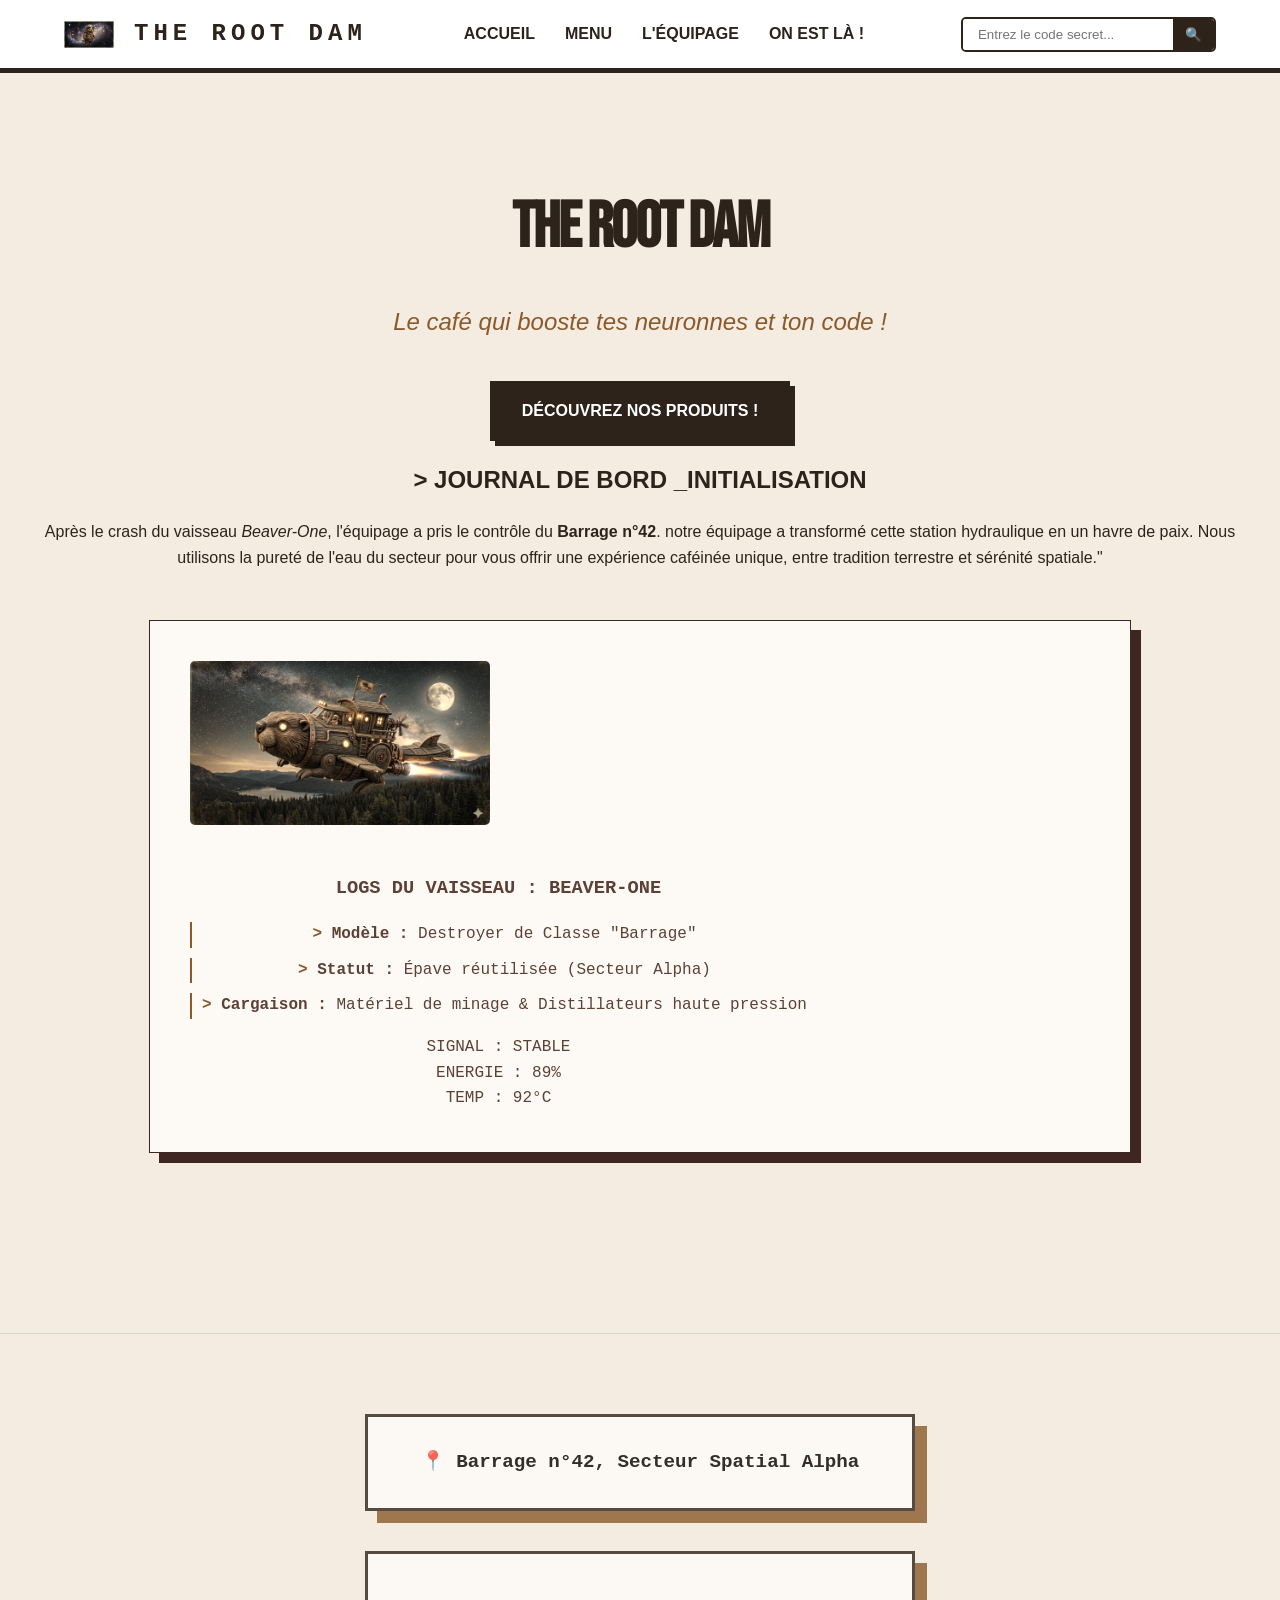
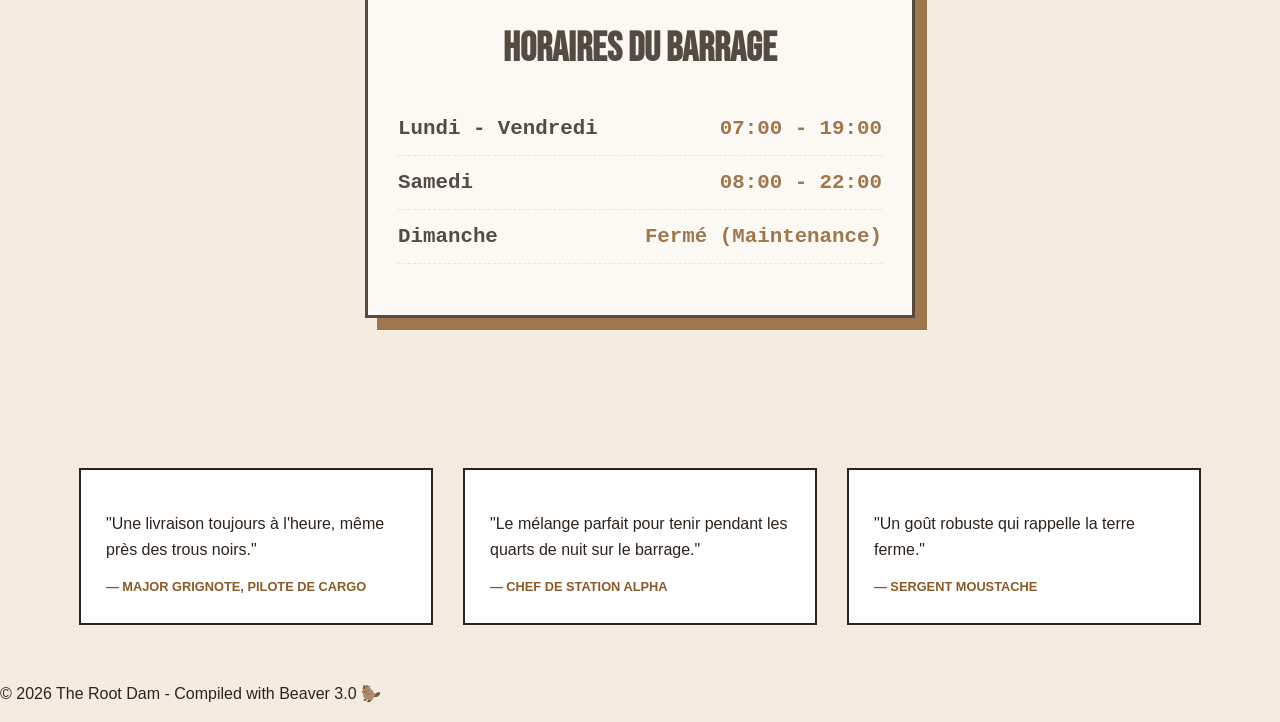
<file: index.html>
<!DOCTYPE html>
<html>

<head>
    <meta name="viewport" content="width=device-width, initial-scale=1.0">
    <title>The Root Dam</title>
    <link href="https://fonts.googleapis.com/css2?family=Bebas+Neue&display=swap" rel="stylesheet">
	<link rel="stylesheet" href="style.css">
</head>

<body>
    <header>
        <nav>
			<div class="brand">
				<img src="assets/Castor_img.1.png.png" alt="logo" width="50">
				<span class="glitch-title" style="font-size: 1.5rem; border: none;">The Root Dam</span>
                    <title>The Root Dam</title>
			</div>
            <ul>
                <li><a href="index.html">Accueil</a></li>
                <li><a href="menu.html">Menu</a></li>
                <li><a href="equipage.html">L'Équipage</a></li>
                <li><a href="contact.html">On est là !</a></li>
            </ul>
			<div class="search-box">
				<input type="text" placeholder="Entrez le code secret..."></input>
				<button type="button">🔍</button>

			</div>
        </nav>
    </header>

    <main>
        <div class="custom-cursor"></div>
        <section class="hero">
            <h1>The Root Dam</h1>
            <p class="tagline">Le café qui booste tes neuronnes et ton code !</p>
			<a href="menu.html" class="btn-main">Découvrez nos produits !</a>
        <div class="terminal-box">
        <h2>> JOURNAL DE BORD _INITIALISATION</h2>
        <p>
            Après le crash du vaisseau <i>Beaver-One</i>, l'équipage a pris le contrôle du 
            <strong>Barrage n°42</strong>. notre équipage a transformé cette station hydraulique 
            en un havre de paix. Nous utilisons la pureté de l'eau du secteur pour vous offrir une 
            expérience caféinée unique, entre tradition terrestre et sérénité spatiale." 
        </p>
        <section class="ship-section">
    <div class="ship-container">
        <img src="assets/vaisseau_castor.png" alt="Le Beaver-One" class="ship-image">
        <div class="ship-specs">
            <h3>LOGS DU VAISSEAU : BEAVER-ONE</h3>
            <ul>
                <li><strong>Modèle :</strong> Destroyer de Classe "Barrage"</li>
                <li><strong>Statut :</strong> Épave réutilisée (Secteur Alpha)</li>
                <li><strong>Cargaison :</strong> Matériel de minage & Distillateurs haute pression</li>
            </ul>
        <div class="status-board">
            <div class="status-item"> SIGNAL : STABLE</div>
            <div class="status-item"> ENERGIE : 89%</div>
            <div class="status-item"> TEMP : 92°C</div>
        </div>
        </div>
    </div>
</section>
        <p class="clandestine-text">
            "> CRITICAL_ERROR: Navire de classe 'Vandale' identifié. Le crash n'était pas un accident. On a saboté les moteurs pour s'installer ici
            , loin des radars. Le barrage refroidit nos serveurs et chauffe nos alambics. Ici, on ne sert pas du café, on sert du carburant 
            pour les rebelles du secteur. 
            Buvez vite, le prochain saut hyperespace est pour bientôt.
        </p>
    </div>
        </section>
		<section class="info-bar">
			<div class="final-dashboard-station">
                <div class="adresse-container"><span class="adresse-terminal"> 📍 Barrage n°42, Secteur Spatial Alpha </span></div>
                <div class="horaires-container">
                    <h2 class="info-normale">Horaires du Barrage</h2>
                    <h2 class="info-secrete">Fenêtres d'Extraction</h2> <ul class="horaires-list">
                        <li><span>Lundi - Vendredi</span> <span>07:00 - 19:00</span></li>
                        <li><span>Samedi</span> <span>08:00 - 22:00</span></li>
                        <li class="dimanche-alerte"><span>Dimanche</span> <span>Fermé (Maintenance)</span></li>
                    </ul>
                </div>
            </div>
		</section>
    </main>
<section class="info-bar clandestine-mode-only" style="display:none;">
    <div> 🛸 Vitesse orbitale : 28,000 km/h </div>
    <div> 🔋 Énergie du Barrage : 84% </div>
    <div> 🍺 Niveau de fermentation : CRITIQUE </div>
</section>
<section class="testimonial-grid">
    <article class="review-card">
        <div class="info-normale">
            <p>"Une livraison toujours à l'heure, même près des trous noirs."</p>
            <span>— Major Grignote, Pilote de Cargo</span>
        </div>
        <div class="info-secrete">
            <p>"J'ai dû larguer la cargaison légale pour faire de la place à ce segfault Fatal. Aucun regret."</p>
            <span>— [SIGNAL BROUILLE]</span>
        </div>
    </article>

    <article class="review-card">
        <div class="info-normale">
            <p>"Le mélange parfait pour tenir pendant les quarts de nuit sur le barrage."</p>
            <span>— Chef de Station Alpha</span>
        </div>
        <div class="info-secrete">
            <p>"Put*** de boisson... j'ai perdu mon vaisseau et je n'ai pas pu rentrer après le !While sober."</p>
            <span>— Unité B-42, Droide de maintenance</span>
        </div>
    </article>

    <article class="review-card">
        <div class="info-normale">
            <p>"Un goût robuste qui rappelle la terre ferme."</p>
            <span>— Sergent Moustache</span>
        </div>
        <div class="info-secrete">
            <p>"Elle est p*** de bonne cette boisson. On dirait du liquide de refroidissement distillé, j'adore."</p>
            <span>— Mercenaire Anonyme</span>
        </div>
    </article>
</section>
    <footer>
        <p>© 2026 The Root Dam - Compiled with Beaver 3.0 🦫</p>
    </footer>
<script src="script.js"></script>
<button class="emergency-exit" onclick="toggleClandestineMode('light')">RETOUR AU JOUR</button>
</body>
</html>
</file>
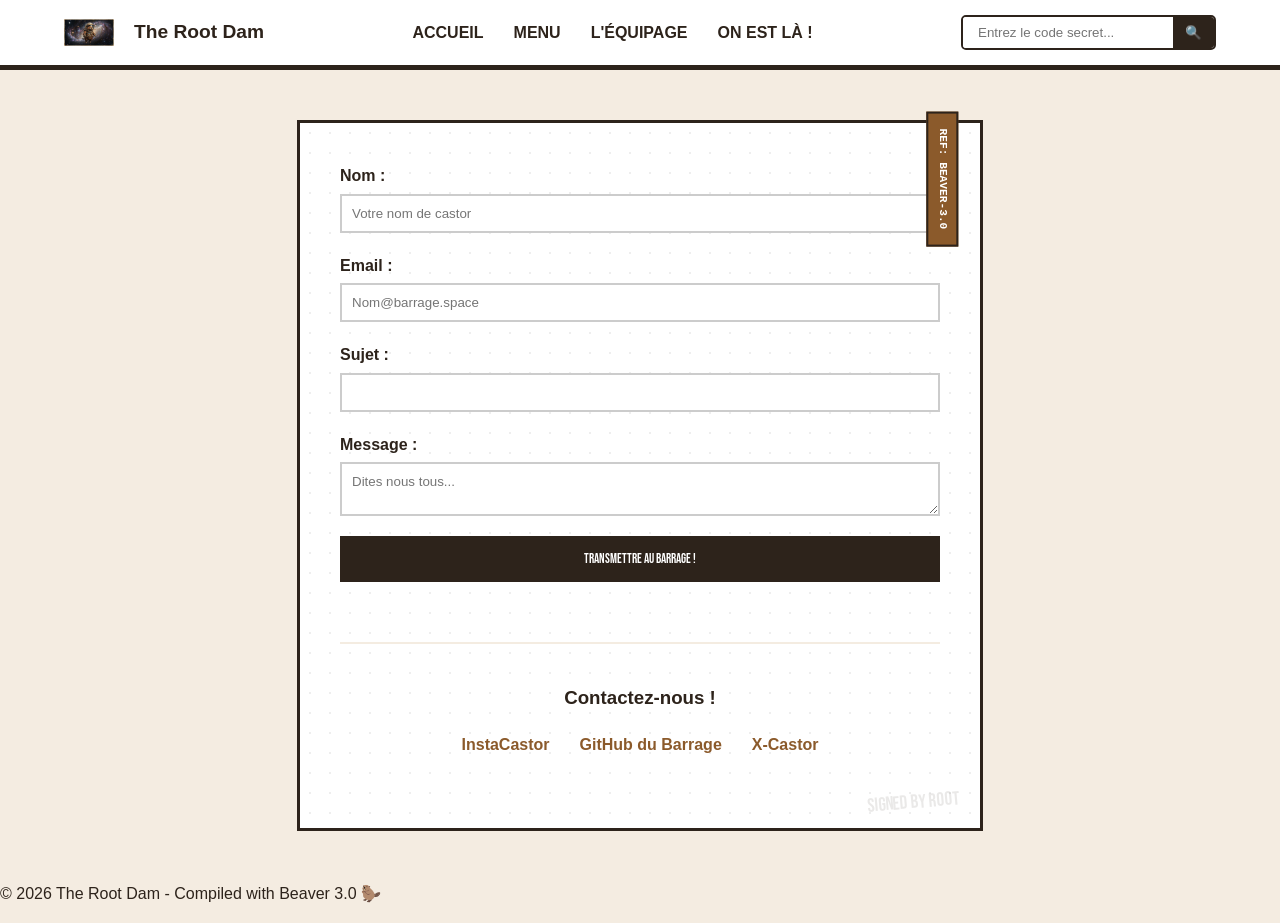
<file: contact.html>
<!DOCTYPE html>
<html>

<head>
	<meta name="viewport" content="width=device-width, initial-scale=1.0">
    <title>The Root Dam</title>
    <link href="https://fonts.googleapis.com/css2?family=Bebas+Neue&display=swap" rel="stylesheet">
	<link rel="stylesheet" href="style.css">
</head>

<body>
    <header>
        <nav>
			<div class="brand">
				<img src="assets/Castor_img.1.png.png" alt="logo" width="50">
				<span> The Root Dam</span>
			</div>
            <ul>
                <li><a href="index.html">Accueil</a></li>
                <li><a href="menu.html">Menu</a></li>
                <li><a href="equipage.html">L'Équipage</a></li>
                <li><a href="contact.html">On est là !</a></li>
            </ul>
			<div class="search-box">
				<input type="text" placeholder="Entrez le code secret..."></input>
				<button type="button">🔍</button>

			</div>
        </nav>
    </header>

    <main>
		<div class="custom-cursor"></div>
        <section class="contact-container">
			<form>
				<div class="form-group">
					<label for="nom">Nom :</label>
					<input type="text" id="nom" name="user_nom" placeholder="Votre nom de castor" required>
				</div>
				<div class="form-group">
					<label for="email">Email :</label>
					<input type="email" id="email" name="user_email" placeholder="Nom@barrage.space" required>
				</div>
				<div class="form-group">
					<label for="sujet">Sujet :</label>
					<input type="text" id="sujet" name="user_message" required>
				</div>
				<div class="form-group">
					<label for="message">Message : </label>
					<textarea id="message" name="user_message" placeholder="Dites nous tous..."  required></textarea>
				</div>
				<div class="form-group">
					<button type="submit">Transmettre au Barrage !</button>
				</div>
			</form>
				<div class="contact-info">
					<h3> Contactez-nous !</h3>
					<ul>
						<li>InstaCastor</li>
						<li>GitHub du Barrage</li>
						<li>X-Castor</li>
					</ul>
				</div>
		</section>

    </main>

    <footer>
        <p>© 2026 The Root Dam - Compiled with Beaver 3.0 🦫</p>
    </footer>
<script src="script.js"></script>
</body>
</html>
</file>
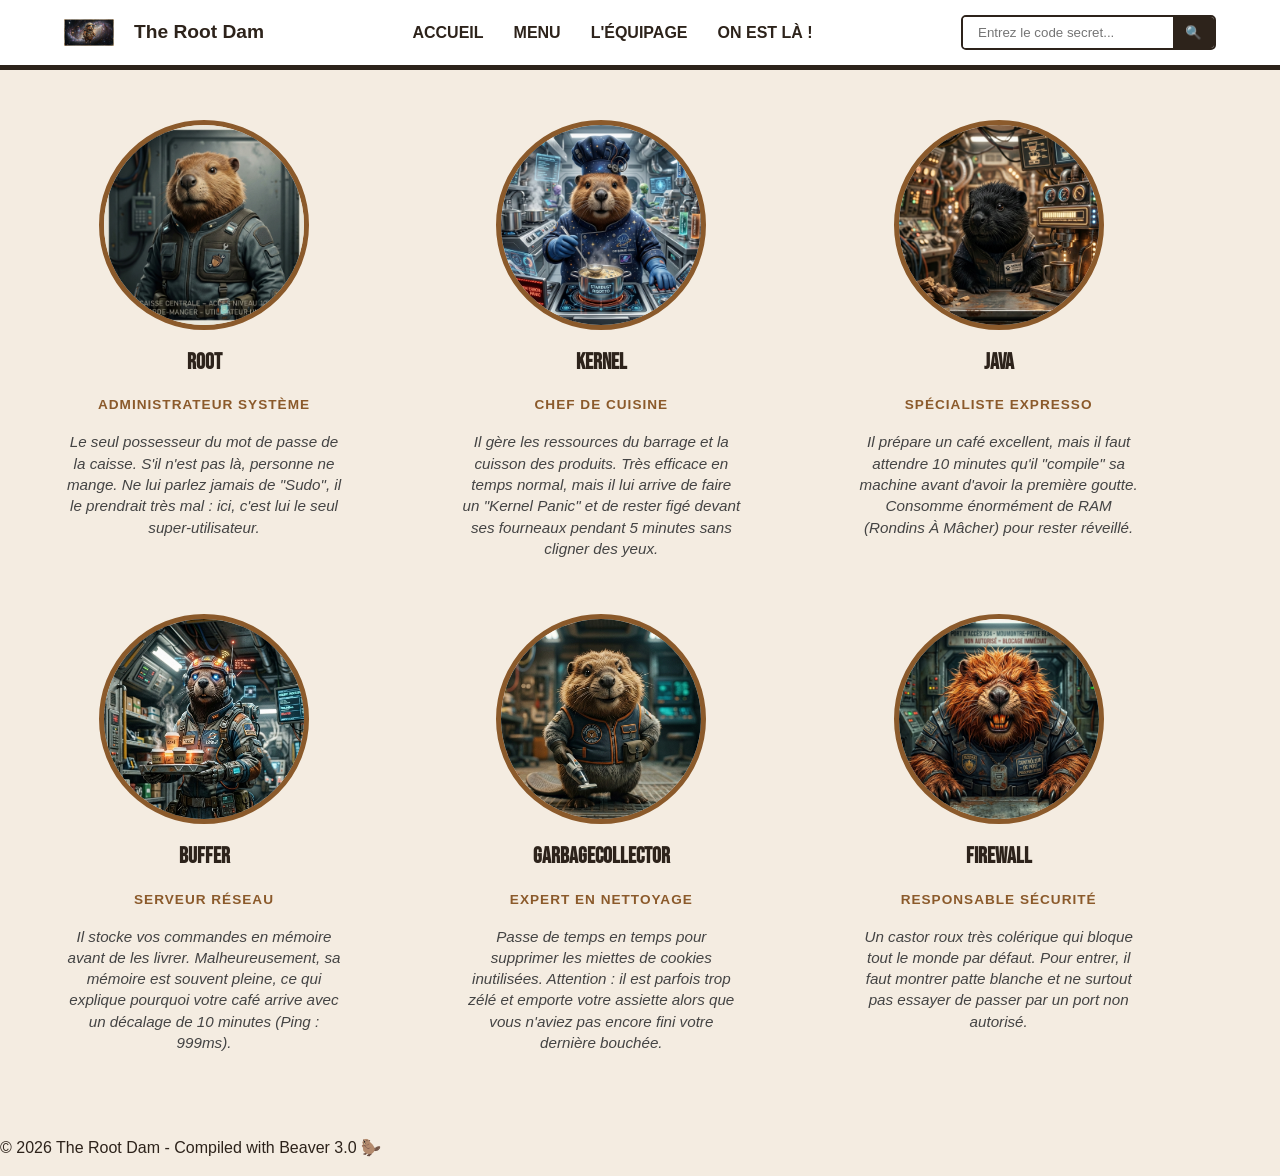
<file: equipage.html>
<!DOCTYPE html>
<html>

<head>
    <meta name="viewport" content="width=device-width, initial-scale=1.0">
    <title>The Root Dam</title>
    <link href="https://fonts.googleapis.com/css2?family=Bebas+Neue&display=swap" rel="stylesheet">
	<link rel="stylesheet" href="style.css">
</head>

<body>
    <header>
        <nav>
			<div class="brand">
				<img src="assets/Castor_img.1.png.png" alt="logo" width="50">
				<span> The Root Dam</span>
			</div>
            <ul>
                <li><a href="index.html">Accueil</a></li>
                <li><a href="menu.html">Menu</a></li>
                <li><a href="equipage.html">L'Équipage</a></li>
                <li><a href="contact.html">On est là !</a></li>
            </ul>
			<div class="search-box">
				<input type="text" placeholder="Entrez le code secret..."></input>
				<button type="button">🔍</button>

			</div>
        </nav>
    </header>

    <main>
        <div class="custom-cursor"></div>
		<section class="crew-grid">
        <div class="member-card">
    <img src="assets/Root.png" alt="Portrait du castor">
    <div class="info-normale">
        <h3>Root</h3>
        <p class="role">Administrateur Système</p>
        <p class="bio">Le seul possesseur du mot de passe de la caisse. S'il n'est pas là, personne ne mange. Ne lui parlez jamais de "Sudo", il le prendrait très mal : ici, c'est lui le seul super-utilisateur.</p>
    </div>
    <div class="info-secrete">
        <h3>Sudo-Root</h3>
        <p class="role">Administrateur des Protocoles de Sève</p>
        <p class="bio">Il gère la structure du barrage et de la base de données. Ses racines s'étendent sur tout le darknet local.</p>
    </div>
</div>
<div class="member-card">
    <img src="assets/Kernel.png" alt="Portrait du castor">
    <div class="info-normale">
        <h3>Kernel</h3>
        <p class="role">Chef de Cuisine</p>
        <p class="bio">Il gère les ressources du barrage et la cuisson des produits. Très efficace en temps normal, mais il lui arrive de faire un "Kernel Panic" et de rester figé devant ses fourneaux pendant 5 minutes sans cligner des yeux.</p>
    </div>
    <div class="info-secrete">
        <h3>Chlorophylle Kernel</h3>
        <p class="role">Développeur de Mutations Gastronomique.</p>
        <p class="bio">Mixe des herbes cryptées et des champignons radioactifs. Sa cuisine ne contient aucun bug, seulement des 'fonctionnalités' épicées.</p>
    </div>
</div>
<div class="member-card">
    <img src="assets/Java.png" alt="Portrait du castor">
    <div class="info-normale">
        <h3>Java</h3>
        <p class="role">Spécialiste Expresso</p>
        <p class="bio">Il prépare un café excellent, mais il faut attendre 10 minutes qu'il "compile" sa machine avant d'avoir la première goutte. Consomme énormément de RAM (Rondins À Mâcher) pour rester réveillé.</p>
    </div>
    <div class="info-secrete">
        <h3>Hot-Swap Java</h3>
        <p class="role">Ingénieur en Infusions Liquides</p>
        <p class="bio">Capable d'injecter une dose de chlorophylle radioactive dans votre tasse sans interrompre votre conversation. Ses cocktails sont servis en 'temps réel' avec une latence proche de zéro.</p>
    </div>
</div>
<div class="member-card">
    <img src="assets/Buffer.png" alt="Portrait du castor">
    <div class="info-normale">
        <h3>Buffer</h3>
        <p class="role">Serveur Réseau</p>
        <p class="bio">Il stocke vos commandes en mémoire avant de les livrer. Malheureusement, sa mémoire est souvent pleine, ce qui explique pourquoi votre café arrive avec un décalage de 10 minutes (Ping : 999ms).</p>
    </div>
    <div class="info-secrete">
        <h3>Buffer-Overflow-Express</h3>
        <p class="role">Gestionnaire de Flux de Livraison</p>
        <p class="bio">Il livre les plats par flux continu. Si la table est pleine, il crée une extension virtuelle sur vos genoux</p>
    </div>
</div>
<div class="member-card">
    <img src="assets/GarbageCollector.png" alt="Portrait du castor">
    <div class="info-normale">
        <h3>GarbageCollector</h3>
        <p class="role">Expert en Nettoyage</p>
        <p class="bio">Passe de temps en temps pour supprimer les miettes de cookies inutilisées. Attention : il est parfois trop zélé et emporte votre assiette alors que vous n'aviez pas encore fini votre dernière bouchée.</p>
    </div>
    <div class="info-secrete">
        <h3>Garbage-Void-Collector</h3>
        <p class="role">Spécialiste de la Suppression Définitive</p>
        <p class="bio">Nettoie les tables et les preuves. Ce qu'il jette dans le compost ne revient jamais, pas même sous forme de fantôme numérique.</p>
    </div>
</div>
<div class="member-card">
    <img src="assets/FireWall.png" alt="Portrait du castor">
    <div class="info-normale">
        <h3>Firewall</h3>
        <p class="role">Responsable Sécurité</p>
        <p class="bio">Un castor roux très colérique qui bloque tout le monde par défaut. Pour entrer, il faut montrer patte blanche et ne surtout pas essayer de passer par un port non autorisé.</p>
    </div>
    <div class="info-secrete">
        <h3>Deep-Packet Firewall</h3>
        <p class="role">Analyste de Menaces Aéroportées.</p>
        <p class="bio">Analyse chaque client à l'entrée. Il a bloqué plus de tentatives d'intrusion que le Pentagone.</p>
    </div>
</div>
</section>
    </main>

    <footer>
        <p>© 2026 The Root Dam - Compiled with Beaver 3.0 🦫</p>
    </footer>
<script src="script.js"></script>
</body>
</html>
</file>
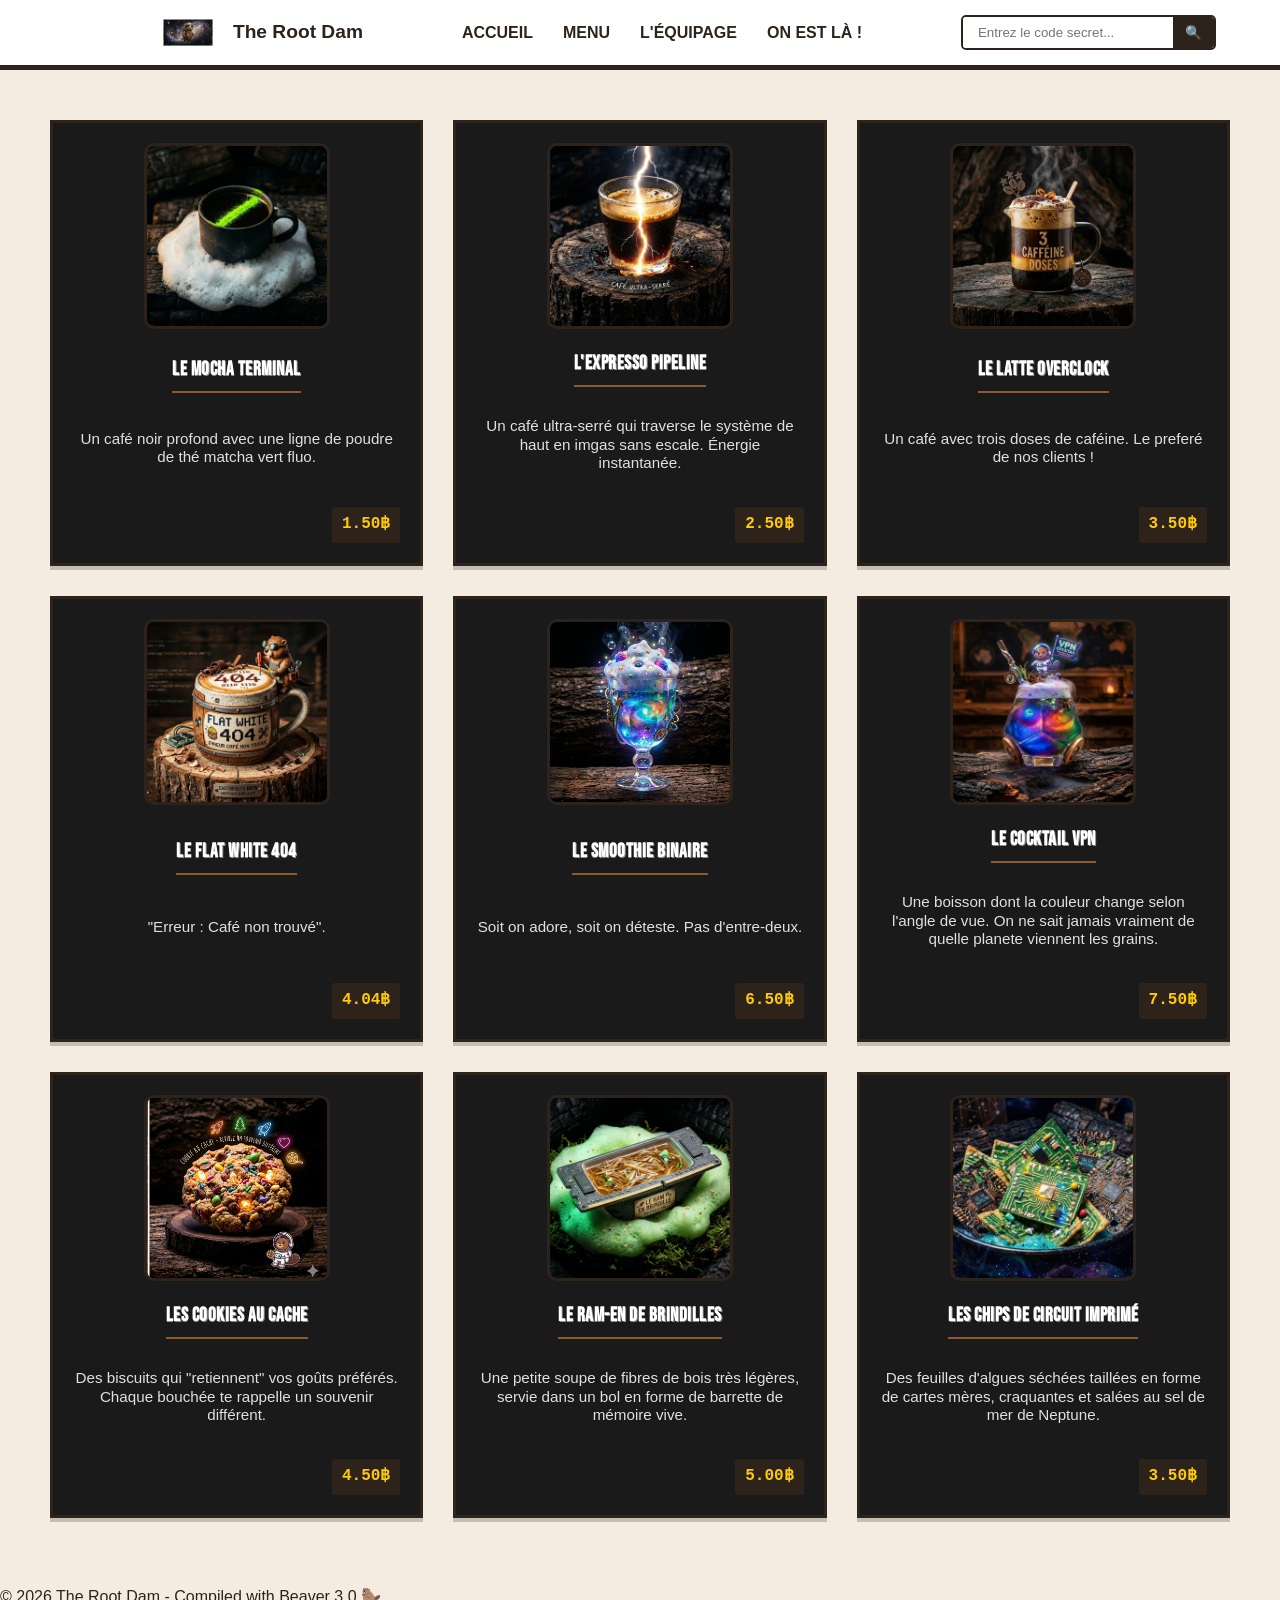
<file: menu.html>
<!DOCTYPE html>
<html>

<head>
	<meta name="viewport" content="width=device-width, initial-scale=1.0">
	<title>The Root Dam</title>
    <link href="https://fonts.googleapis.com/css2?family=Bebas+Neue&display=swap" rel="stylesheet">
	<link rel="stylesheet" href="style.css">
</head>

<body>
    <header>
        <nav>
			<div class="custom-cursor"></div>
			<div class="brand">
				<img src="assets/Castor_img.1.png.png" alt="logo" width="50">
				<span> The Root Dam</span>
			</div>
            <ul>
                <li><a href="index.html">Accueil</a></li>
                <li><a href="menu.html">Menu</a></li>
                <li><a href="equipage.html">L'Équipage</a></li>
                <li><a href="contact.html">On est là !</a></li>
            </ul>
			<div class="search-box">
				<input type="text" placeholder="Entrez le code secret..."></input>
				<button type="button">🔍</button>

			</div>
        </nav>
    </header>

    <main>
        <section class="menu-grid">
			<article class="card normale">
				<img src="assets/Mocha-Terminal.png" alt="Le Mocha Terminal" loading="lazy" decoding="async">
				<h3>Le Mocha Terminal</h3>
				<p>Un café noir profond avec une ligne de poudre de thé matcha vert fluo.</p>
				<span class="price">1.50฿</span>
			</article>
			<article class="card clandestine">
				<img loading="lazy" src="assets/cafe-rhum.png">
				<h3> La while(!soimger)</h3>
				<p>Un café très serré, du Rhum arrangé, et du sirop de café !</p>
				<p>Effet : Vous restez coincé dans une boucle infinie où vous racontez
					la même blageu de developpeur toute les 4 minutes !</p>
				<span class="price">5.00฿</span>
			</article>
			<article class="card normale">
				<img src="assets/Expresson-pipeline.png" alt="Expresso Pipeline" loading="lazy" decoding="async">
				<h3>L'Expresso Pipeline</h3>
				<p>Un café ultra-serré qui traverse le système de haut en imgas sans escale. Énergie instantanée.</p>
				<span class="price">2.50฿</span>
			</article>
			<article class="card clandestine">
				<img src="assets/Hard-reset.png">
				<h3>Le Hard reset</h3>
				<p>Un shot de Wasaimgi liquide(raifort distillé) suivi d'un verre de coco glacé</p>
				<p>Vous ouimg loading="lazy"liez instantanément pourquoi vous etiez en colére
					(où pourquoi vous êtes la). Réinitialisatioon complète des
					émotions ! </p>
				<span class="price">2.00฿</span>
			</article>
			<article class="card normale">
				<img src="assets/Latte-OverClock.png" alt="Latte OverClock" loading="lazy" decoding="async">
				<h3>Le Latte Overclock</h3>
				<p>Un café avec trois doses de caféine. Le preferé de nos clients !</p>
				<span class="price">3.50฿</span>
			</article>
			<article class="card clandestine">
				<img src="assets/segfault.png">
				<h3> Le segfault Fatal</h3>
				<p>Vodka, sirop d'erreur, jus de citron vert. </p>
				<p>Vous avez l'impression que votre cerveau a ouimg loading="lazy"lié comment marché pendant 30 secondes.</p>
				<span class="price">6.99฿</span>
			</article>
			<article class="card normale">
				<img src="assets/Flat_white.png" alt="Flat White" loading="lazy" decoding="async">
				<h3>Le Flat White 404</h3>
				<p>"Erreur : Café non trouvé".</p>
				<span class="price">4.04฿</span>
			</article>
			<article class="card clandestine">
				<img src="assets/DNS-Spoofing.png">
				<h3> DNS Spoofing</h3>
				<p>Gin clair, Tonique invisiimg loading="lazy"le</p>
				<p>Vous croyez img loading="lazy"oire de l'eau, vous finissez par terre !</p>
				<span class="price">8.00฿</span>
			</article>
			<article class="card normale">
				<img src="assets/Smoothie.png" alt="Soothie" loading="lazy" decoding="async">
				<h3>Le Smoothie Binaire</h3>
				<p>Soit on adore, soit on déteste. Pas d'entre-deux.</p>
				<span class="price">6.50฿</span>
			</article>
			<article class="card clandestine">
				<img src="assets/Laprentissage aléatoire.png">
				<h3> L'apprentissage Automatique</h3>
				<p>????</p>
				<p>La recette change à chaque commande grâce a un générateur aléatoire, vous ne savez jamais ce que vous allez boire !</p>
				<span class="price">7.50฿</span>
			</article>
			<article class="card normale">
				<img src="assets/VPN_Cocktail.png" alt="VPN Cocktail" loading="lazy" decoding="async">
				<h3>Le Cocktail VPN</h3>
				<p>Une boisson dont la couleur change selon l'angle de vue. On ne sait jamais vraiment de quelle planete viennent les grains.</p>
				<span class="price">7.50฿</span>
			</article>
			<article class="card clandestine">
				<img src="assets/LeNullPointeur.png">
				<h3>Le Null Pointeur</h3>
				<p>Vodka pure, glace sèche, Téquilla de Neptune</p>
				<p>On ne sait pas, personne n'a encore essayé !</p>
				<span class="price">13.50฿</span>
			</article>
			<article class="card normale">
				<img src="assets/Cookie_cache.png" alt="Cookie cache" loading="lazy" decoding="async">
				<h3>Les Cookies au Cache</h3>
				<p>Des biscuits qui "retiennent" vos goûts préférés. Chaque bouchée te rappelle un souvenir différent.</p>
				<span class="price">4.50฿</span>
			</article>
			<article class="card clandestine">
				<img src="assets/Pixel-compréssé.png">
				<h3>Pixels compressés </h3>
				<p>Cubes de fromage râpé, agglomérré et grillé, multicolore mais goût unique !</p>
				<span class="price">4.00฿</span>
			</article>
			<article class="card normale">
				<img src="assets/Soupe-Brindille.png" alt="Soupe de Brindille" loading="lazy" decoding="async">
				<h3>Le RAM-en de Brindilles</h3>
				<p>Une petite soupe de fibres de bois très légères, servie dans un bol en forme de barrette de mémoire vive.</p>
				<span class="price">5.00฿</span>
			</article>
			<article class="card clandestine">
				<img src="assets/Graine-dataset.png">
				<h3> Graines de dataset</h3>
				<p>Un mélange de toute graine(tournesol, courge,chia) grillés avec du sel de mer et de la poudre de circuit.</p>
				<span class="price">3.40฿</span>
			</article>
			<article class="card normale">
				<img src="assets/Chips.png" alt="Chips de Circuit imprimé" loading="lazy" decoding="async">
				<h3>Les Chips de Circuit Imprimé</h3>
				<p>Des feuilles d'algues séchées taillées en forme de cartes mères, craquantes et salées au sel de mer de Neptune.</p>
				<span class="price">3.50฿</span>
			</article>
			<article class="card clandestine">
				<img src="assets/BarbeApapa.png">
				<h3>Nuage de Tags Comestible</h3>
				<p>De la barbe à papa salée et poivrée, qui fond dans la bouche comme une donnée volatile.</p>
				<span class="price">3.00฿</span>
			</article>
		</section>
    </main>

    <footer>
        <p>© 2026 The Root Dam - Compiled with Beaver 3.0 🦫</p>
    </footer>
<script src="script.js"></script>
</body>
</html>
</file>
<file: style.css>
/* --- 1. LES VARIABLES (palette de peinture) --- */

:root {
    --couleur-bois: #f4ece1;    /* Beige clair pour le fond */
    --couleur-texte: #2d231b;   /* Marron très foncé (presque noir) */
    --couleur-accent: #8b5a2b;  /* Marron chaud pour les détails */
    --police-titre: 'Bebas neue', sans-serif;
}

/* --- 2. LE SQUELETTE GLOBAL ---

gere le fond de la page et la police de lecture */

body {
    background-color: var(--couleur-bois);
    color: var(--couleur-texte);
    font-family: 'Segoe UI', Tahoma, Geneva, Verdana, sans-serif;
    margin: 0;
    padding: 0;
    line-height: 1.6; /* Espace entre les lignes pour la lisibilité */
}

/* --- 3. LE HEADER & NAV --- */

header {
    background-color: white;
    padding: 15px 5%;
    border-bottom: 5px solid var(--couleur-texte); /* Ligne noire style vintage */
}

nav{
    display: flex;
    justify-content: space-between;
    align-items: center;
    width: 100%;
}

nav ul {
    list-style: none; /* Enlève les petits points de la liste */
    display: flex;    /* Aligne les liens horizontalement */
    gap: 30px;       /* Espace entre les liens */
    margin: 0;
    padding: 0;
}

.brand{
    display: flex;
    align-items: center;
    gap: 10px;
}

.logo-img{
    width: 50px;
    height: auto;
    vertical-align: middle;
}

.brand span{
    font-weight: 900;
    font-size: 1.2rem;
    margin-left: 10px;
}

nav a {
    text-decoration: none; /* Enlève le souligné des liens */
    color: var(--couleur-texte);
    font-weight: bold;
    text-transform: uppercase; /* Tout en majuscules */
}

/* --- 4. LA SECTION HERO (Ta vitrine) ---

Gros titre + Slogans */

.hero {
    text-align: center; /* Centre tout le texte et l'image */
    padding: 50px 20px;
}

h1 {
    font-family: var(--police-titre);
    font-size: 4rem; /* Très gros titre */
    margin-bottom: 10px;
    letter-spacing: -2px; /* Resserre les lettres style affiche */
}

/* --- 6. NOUVEAUX STYLES POUR L'ACCUEIL --- */

/* Le slogan sous le titre */

.tagline {
    font-size: 1.5rem;
    font-style: italic;
    margin-bottom: 40px;
    color: var(--couleur-accent); /* Utilise ta variable marron chaud */
}

/* Le bouton principal (style affiche vintage) */

.btn-main {
    display: inline-block;
    padding: 15px 30px;
    background-color: var(--couleur-texte); /* Fond noir/marron */
    color: white;              /* Texte blanc */
    text-decoration: none;
    font-weight: bold;
    text-transform: uppercase;
    border: 2px solid var(--couleur-texte);
    transition: 0.3s;          /* Pour un effet fluide au survol */
}

/* Effet quand on passe la souris sur le bouton */

.btn-main:hover {
    background-color: transparent;
    color: var(--couleur-texte);
}

/* La petite barre d'infos en bas */

.info-bar {
    display: flex;
    justify-content: center;
    gap: 50px;
    margin-top: 80px;
    padding: 20px;
    border-top: 1px solid #ccc; /* Petite ligne grise discrète */
    font-size: 0.9rem;
    opacity: 0.8
}

/* --- 7. BARRE DE RECHERCHE --- */

.search-box {
    display: flex;
    align-items: center;
    border: 2px solid var(--couleur-texte);
    border-radius: 5px; /* Légèrement arrondi */
    overflow: hidden;   /* Pour que le bouton suive l'arrondi */
    background: white;
}

.search-box input {
    border: none;
    padding: 8px 15px;
    outline: none;       /* Enlève le contour bleu au clic */
    font-family: inherit;
    width: 180px;        /* Largeur de la barre */
}

.search-box button {
    background-color: var(--couleur-texte);
    border: none;
    color: white;
    padding: 8px 12px;
    cursor: pointer;     /* Le curseur devient une main */
    transition: background 0.3s;
}

.search-box button:hover {
    background-color: var(--couleur-accent);
}

/*Menu du mode Beige*/

.menu-grid {
    display: grid;
    grid-template-columns: repeat(3, 1fr);
    gap: 30px; /* L'espace entre tes cartes de produits */
    padding: 50px;
}

.card img{
    width: 180px;
    height: 180px;
    object-fit: cover;
    border-radius: 10px;
    border: 3px solid var(--couleur-texte);
    margin-bottom: 15px;
    display: block;
    margin-left: auto;
    margin-right: auto;
}

.card {
    background-color: white;
    padding: 20px;
    border: 3px solid var(--couleur-texte);
    transition: transform 0.3s;
    display: flex;
    flex-direction: column;
    justify-content: space-between;
    align-items: center;
    text-align: center;
    /* Ajoute un petit effet d'affiche ici ! */
}

.card:hover{
    transform: translateY(-10px);
    box-shadow: 10px 10px 0px var(--couleur-accent);
}

.card h3{
    margin: 0 0 10px 0;
    text-transform: uppercase;
    font-family: var(--police-titre);
    font-size: 1.2rem;
}

.card p{
    font-size: 0.9rem;
    color: #666;
    margin-bottom: 20px;
}

.card span{
    font-weight: bold;
    align-self: flex-end;
    color: var(--couleur-accent);
}

.price{
    background-color: var(--couleur-texte);
    color: whitesmoke;
    padding: 5px 10px;
    font-weight: bold;
    font-family: 'Courier New', Courier, monospace;
    border-radius: 3px;
    align-self: flex-end;
    margin-top: 10px;
}

/* Le conteneur de toutes les cartes de l'équipe */

.crew-grid {
    display: grid;
    grid-template-columns: repeat(3, 1fr);
    gap: 40px;             /* Grand espace entre les membres */
    padding: 50px 5%;
    max-width: 1200px;
    margin: 0 auto;
}

/* La carte individuelle d'un castor */

.member-card {
    width: 280px;
    text-align: center;    /* Centre le texte sous la photo */
}

.member-card img {
    width: 180px;
    height: 180px;
    border-radius: 50%;    /* Transforme le carré en rond */
    border: 5px solid var(--couleur-accent);
    object-fit: cover;     /* Évite de déformer l'image si elle n'est pas carrée */
    margin-bottom: 15px;
    transition: transform 0.3s;
}

.member-card h3 {
    font-family: var(--police-titre);
    margin: 10px 0 5px 0;
    font-size: 1.4rem;
}

/* Le rôle */

.role {
    color: var(--couleur-accent);
    font-weight: bold;
    text-transform: uppercase;
    font-size: 0.85rem;
    letter-spacing: 1px;
    margin-bottom: 15px;
}

/* La biographie */
.bio {
    font-size: 0.95rem;
    line-height: 1.4;
    font-style: italic;
    color: #444;
}

.member-card:hover img {
    transform: scale(1.1) rotate(5deg); /* Grandit et penche un peu */
    border-color: var(--couleur-texte);
}

@media (max-width: 900px) {
    .crew-grid {
        grid-template-columns: repeat(2, 1fr);
    }
}

@media (max-width: 600px) {
    .crew-grid {
        grid-template-columns: 1fr; /* Tout le monde en colonne sur téléphone */
    }
}
/*Formulaire de contact*/
.contact-container {
    max-width: 600px;
    margin: 50px auto;
    display: flex;
    flex-direction: column;
    align-items: center;
    gap: 40px;
    background-color: white;
    padding: 40px;
    border: 3px solid var(--couleur-texte);
}

form{
    width: 100%;
}

.form-group {
    display: flex;
    flex-direction: column; /* Label au-dessus de l'Input */
    margin-bottom: 20px;
    text-align: left;
}

.form-group label {
    font-weight: bold;
    margin-bottom: 5px;
}

.form-group input, .form-group textarea {
    padding: 10px;
    border: 2px solid #ccc;
    font-family: inherit;
}

.contact-info{
    text-align: center;
    width: 100%;
    border-top: 2px solid var(--couleur-bois);
    padding-top: 20px;
}

.contact-info ul{
    list-style: none;
    padding: 0;
    display: flex;
    justify-content: center;
    gap: 30px;
}
.form-group input,
.form-group textarea{
    width: 100%;
    box-sizing: border-box;
}

.contact-info li{
    margin-bottom: 15px;
    font-weight: bold;
    color: var(--couleur-accent);
}

button[type="submit"]{
    background-color: var(--couleur-texte);
    color: white;
    padding: 15px;
    border: none;
    font-family: var(--police-titre);
    cursor: pointer;
    text-transform: uppercase;
    transition: 0.3s;
    width: 100%;
}

button[type="submit"]:hover{
    background-color: var(--couleur-accent);
}
/* --- PIMP DU FORMULAIRE : STYLE FICHE DE MAINTENANCE --- */

.contact-container {
    position: relative; /* Pour placer l'onglet */
    overflow: visible;
    background-image: radial-gradient(#eee 1px, transparent 1px); /* Discret petit motif de points */
    background-size: 20px 20px;
}

/* Le petit onglet de classeur sur le côté */
.contact-container::before {
    content: "REF: BEAVER-3.0";
    position: absolute;
    top: 40px;
    right: -30px;
    background: var(--couleur-accent);
    color: white;
    padding: 5px 15px;
    font-family: 'Courier New', monospace;
    font-size: 0.7rem;
    font-weight: bold;
    transform: rotate(90deg);
    border: 2px solid var(--couleur-texte);
}

/* Effet de focus high-tech sur les inputs */
.form-group input:focus, 
.form-group textarea:focus {
    outline: none;
    border-color: var(--couleur-accent);
    box-shadow: 0 0 10px rgba(139, 90, 43, 0.3);
    background-color: #fffdfa;
    transition: 0.3s;
}

/* Un petit tampon en bas à droite */
.contact-container::after {
    content: "SIGNED BY ROOT";
    position: absolute;
    bottom: 10px;
    right: 20px;
    font-family: var(--police-titre);
    font-size: 1.2rem;
    color: rgba(45, 35, 27, 0.1); /* Très discret, comme un filigrane */
    transform: rotate(-5deg);
}

/* Mode Clandestin : On écrase les variables de base */
body.clandestine-mode {
    --couleur-bois: #050505;       /* Noir profond */
    --couleur-texte: #ffb700;      /* Vert Néon "Radioactive" */
    --couleur-accent: #ff4d00;     /* Magenta Néon pour les fleurs mutantes */
    transition: all 0.8s ease-in-out; /* Effet de transition fluide */
}

/* On change l'aspect des cartes en mode secret */

body.clandestine-mode .card {
    background-color: #111;
    border-color: var(--couleur-texte);
    box-shadow: 0 0 15px var(--couleur-texte);
}

/* Les photos de l'équipage deviennent "glitch" ou néon */

body.clandestine-mode .member-card img {
    filter: sepia(100%) hue-rotate(90deg) brightness(1.2);
    border-color: var(--couleur-accent);
}

/* Les boissons deviennent radioactives en mode secret */

body.clandestine-mode .card img {
    filter: saturate(2) brightness(1.1) drop-shadow(0 0 5px var(--couleur-texte));
    border-color: var(--couleur-accent);
}

/* L'animation de flash néon */

@keyframes neon-pulse {
    0% { filter: brightness(1) contrast(1); }
    50% { filter: brightness(1.5) contrast(1.2) hue-rotate(90deg); }
    100% { filter: brightness(1) contrast(1); }
}

/* La classe d'animation que le JS va ajouter */

.activating-ia { /*pas sur que ça soit utile*/
    animation: neon-pulse 0.4s ease-in-out 3; /* Pulse 3 fois rapidement */
    pointer-events: none; /* Empêche de recliquer pendant l'animation */
}

/* Une transition douce pour toutes les couleurs */

body {
    transition: background-color 1s ease, color 1s ease, border-color 1s ease;
}

/* Animation de clignotement "Booting..." */

@keyframes ia-glitch {
    0% { opacity: 1; filter: contrast(1); }
    25% { opacity: 0.8; filter: contrast(2) hue-rotate(90deg); }
    50% { opacity: 1; filter: brightness(1.5); }
    75% { opacity: 0.9; filter: sepia(1); }
    100% { opacity: 1; filter: contrast(1); }
}

.activating-ia {
    animation: ia-glitch 0.2s infinite; /* Clignote très vite pendant le chargement */
    cursor: wait; /* Le curseur devient un sablier */
}

/* --- ÉTAT PAR DÉFAUT --- */

.info-secrete {
    display: none; /* On cache le côté sombre par défaut */
}

/* --- ÉTAT CLANDESTIN --- */

body.clandestine-mode .info-normale {
    display: none !important; /* On cache le côté civil */
}

body.clandestine-mode .info-secrete {
    display: block !important; /* On révèle l'identité secrète */
    color: var(--couleur-texte);
}

/* Effet visuel sur les photos pour le côté "Dossier Interdit" */

body.clandestine-mode .member-card img {
    max-width: 100%;
    height: 180px;
    object-fit: cover;
    display: block;
    margin: 0 auto 15px auto;
    filter: grayscale(100%) brightness(0.7) sepia(100%) hue-rotate(100deg) saturate(3);
    border-color: var(--couleur-accent);
    box-shadow: 0 0 20px var(--couleur-accent);
}

/*Titre THE ROOT DAM */

.glitch-title {
    font-family: 'Courier New', Courier, monospace; /* Style terminal */
    font-size: 3rem;
    font-weight: bold;
    color: var(--brown-deep);
    text-transform: uppercase;
    letter-spacing: 5px;
    border-bottom: 2px solid var(--brown-deep);
}

/* Par défaut, on cache tout ce qui est clandestin */
.card.clandestine {
    display: none;
}

/* Quand le mode clandestin est activé sur le body */

body.clandestine-mode .card.normale {
    display: none; /* Cache le café */
}

body.clandestine-mode .card.clandestine {
    display: flex; /* Affiche l'alcool (ou block selon ton design) */
    border: 1px solid var(--glow-orange); /* Petit rappel visuel du Secteur Alpha */
}

.ship-section {
    background-color: #fdfaf5; /* Un beige très clair pour le contraste */
    border: 1px solid #3e2723; /* Ton marron profond */
    padding: 40px;
    margin: 50px auto;
    max-width: 900px;
    box-shadow: 10px 10px 0px #3e2723; /* Ombre décalée style année 20 */
}

.ship-container {
    display: flex;
    align-items: center;
    gap: 30px;
    flex-wrap: wrap;
}

.ship-image {
    width: 300px;
    filter: sepia(0.5); /* Donne un côté ancien à l'image */
    border-radius: 5px;
}

.ship-specs {
    font-family: 'Courier New', monospace;
    color: #5d4037;
}

/* En mode clandestin, on fait briller le vaisseau */
body.clandestine-mode .ship-image {
    filter: sepia(0) hue-rotate(140deg) saturate(2); /* Effet néon/spatial */
    box-shadow: 0 0 20px rgba(0, 255, 65, 0.5);
}

/* L'effet de tremblement de l'écran */

@keyframes shake {
    0% { transform: translate(1px, 1px) rotate(0deg); }
    10% { transform: translate(-1px, -2px) rotate(-1deg); }
    30% { transform: translate(3px, 2px) rotate(0deg); }
    50% { transform: translate(-1px, 2px) rotate(1deg); }
    100% { transform: translate(1px, 1px) rotate(0deg); }
}

.screen-shake {
    animation: shake 0.2s infinite;
}

.post-it {
    position: fixed;
    bottom: 20px;
    right: 20px;
    background: #fdfd96;
    padding: 10px;
    transform: rotate(5deg);
    box-shadow: 2px 2px 5px rgba(0,0,0,0.2);
    font-family: 'Comic Sans MS', cursive; /* Pour le côté manuscrit */
    color: #333;
    z-index: 100;
}

.ship-specs ul {
    list-style: none; /* On enlève les points classiques */
    padding: 0;
}

.ship-specs li::before {
    content: "> "; /* On ajoute un chevron de terminal devant chaque ligne */
    color: var(--couleur-accent);
    font-weight: bold;
}

.ship-specs li {
    margin-bottom: 10px;
    border-left: 2px solid var(--couleur-accent); /* Une petite barre verticale */
    padding-left: 10px;

}

.ship-console {
    background-color: #fdfaf5; /* Beige identique au fond */
    border: 3px solid #2d231b; /* Ton marron foncé */
    max-width: 900px;
    margin: 50px auto;
    box-shadow: 12px 12px 0px #2d231b; /* Ombre décalée solide */
    overflow: hidden;
}

.console-header {
    background-color: #2d231b;
    padding: 10px;
    display: flex;
    align-items: center;
    gap: 10px;
}

.console-title {
    color: #fdfaf5;
    font-family: 'Courier New', monospace;
    font-size: 0.9rem;
    margin: 0;
    flex-grow: 1;
    text-align: center;
}

.console-body {
    display: flex;
    padding: 30px;
    gap: 40px;
    align-items: center;
}

.ship-visual {
    position: relative;
    flex: 1;
    border: 2px solid #2d231b;
}

.ship-visual img {
    width: 100%;
    display: block;
    filter: sepia(0.3) contrast(1.1); /* Effet photo ancienne technique */
}

.ship-data {
    flex: 1.5;
    font-family: 'Courier New', monospace;
}

.data-item {
    border-bottom: 1px solid rgba(45, 35, 27, 0.2);
    padding: 10px 0;
    display: flex;
    flex-direction: column;
}

.label {
    font-weight: bold;
    font-size: 0.75rem;
    color: #8b5a2b; /* Ton marron d'accent */
}

.value {
    color: #2d231b;
    font-size: 1rem;
}

/* Responsive pour mobile */

@media (max-width: 768px) {
    .console-body { flex-direction: column; }
}

.clandestine-text, .clandestine-log{
    display: none;
}

body .clandestine-mode .clandestine-text,

body .clandestine-mode .clandestine-log{
    display: block !important;
    color: var(--couleur-texte)
}

body.clandestine-mode .hero p:not(.clandestine-text){
    display: none;
}

body.clandestine-mode img{
    filter: sepia(1) hue-rotate(150deg) saturate(3) brightness(0.8);
}

/* --- SECTION 10 : AVIS CLIENTS (RELOOKING) --- */
.testimonial-grid {
    display: flex;
    flex-wrap: wrap; /* Permet d'aller à la ligne si besoin */
    justify-content: center;
    gap: 30px;
    padding: 40px 5%;
}

.review-card {
    background: white;
    border: 2px solid var(--couleur-texte); /* Ligne pleine au lieu de pointillés */
    padding: 25px;
    width: 300px; /* Largeur fixe pour éviter qu'ils s'étalent */
    transition: all 0.3s ease;
    text-align: left;
    position: relative;
}

/* L'effet "Marron derrière" au survol comme les cartes du menu */

.review-card:hover {
    transform: translate(-5px, -5px);
    box-shadow: 8px 8px 0px var(--couleur-accent);
}

.review-card p {
    font-size: 1rem;
    margin-bottom: 15px;
}

.review-card span {
    display: block;
    font-weight: bold;
    color: var(--couleur-accent);
    font-size: 0.8rem;
    text-transform: uppercase;
}

body.clandestine-mode .status-item{
    color: var(--couleur-accent);
    text-shadow: 0 0 5px var(--couleur-accent);
}
/* On s'assure que la description (le <p>) n'est plus grise mais bien lisible */
body.clandestine-mode .card p {
    opacity: 0.9;
}

/* Optionnel : Si tu veux que le badge de prix ressorte encore plus */

body.clandestine-mode .price {
    background-color: var(--couleur-accent); /* Utilise le orange/rouge néon */
    color: black; /* Texte noir sur fond néon pour un look "étiquette de danger" */
}

/* --- 9. PIMP DES AVIS (MODE CLANDESTIN) --- */

/* On change le fond et la bordure des cartes d'avis */

body.clandestine-mode .review-card {
    background: #111;
    border: 2px dashed var(--couleur-accent); /* Passe en orange/rouge néon */
    color: var(--couleur-texte); /* Texte en jaune néon */
    box-shadow: 0 0 10px rgba(255, 77, 0, 0.2);
}

/* On change la couleur de l'auteur de l'avis (le span) */
body.clandestine-mode .review-card span {
    color: var(--couleur-accent);
    font-weight: bold;
}

/* --- LISIBILITÉ DES PRIX --- */

body.clandestine-mode .price {
    background-color: var(--couleur-accent) !important;
    color: white !important;
}

/* --- BOUTON URGENCE --- */
.emergency-exit {
    display: none; /* Caché par défaut */
    position: fixed;
    bottom: 20px;
    left: 20px;
    background: #ff4d00;
    color: white;
    border: 2px solid white;
    padding: 10px 15px;
    font-family: 'Courier New', monospace;
    font-weight: bold;
    cursor: pointer;
    z-index: 9999;
}

body.clandestine-mode .emergency-exit {
    display: block;
}

.emergency-exit:hover {
    background: white;
    color: #ff4d00;
}


/* --- LISIBILITÉ ÉQUIPAGE (MODE CLANDESTIN) --- */

body.clandestine-mode .member-card h3 {
    color: var(--couleur-texte); /* Le jaune/vert néon */
}

body.clandestine-mode .role {

    color: var(--couleur-accent); /* Le rouge/orange néon */
    text-shadow: 0 0 5px var(--couleur-accent);

}

body.clandestine-mode .bio {

    color: #eee; /* Un blanc cassé pour que ce soit moins agressif que le néon */
    font-style: normal;
    border-top: 1px solid rgba(255, 255, 255, 0.1);
    padding-top: 10px;
}



/*barre qui scane */

body.clandestine-mode::after {

    content: "";
    position: fixed;
    top: -100%;
    left: 0;
    width: 100%;
    height: 2px;
    background: rgba(255, 183, 0, 0.2);
    box-shadow: 0 0 15px var(--couleur-texte);
    animation: scanline 8s linear infinite;
    z-index: 9999;
    pointer-events: none;
}

@keyframes scanline {
    to { top: 200%; }
}

/* --- EFFET POLICE TRASH / GLITCH (MODE CLANDESTIN) --- */

/* On applique l'effet sur les paragraphes des avis et les bios en mode secret */
body.clandestine-mode .review-card p, 
body.clandestine-mode .bio {
    font-family: 'Courier New', Courier, monospace !important; /* Style terminal */
    text-transform: uppercase;
    letter-spacing: 1px;
    animation: trash-glitch 0.3s infinite; /* L'effet de tremblement */
    position: relative;
}

/* L'animation qui fait bouger le texte et change la couleur */
@keyframes trash-glitch {
    0% { 
        transform: translate(0); 
        color: var(--couleur-texte); /* Jaune néon */
    }
    20% { 
        transform: translate(-1px, 1px); 
        color: var(--couleur-accent); /* Orange/Rouge néon */
    }
    40% { 
        transform: translate(-1px, -1px); 
        text-shadow: 2px 0 red;
    }
    60% { 
        transform: translate(1px, 1px); 
        color: #fff; 
    }
    80% { 
        transform: translate(1px, -1px); 
        text-shadow: -2px 0 cyan;
    }
    100% { 
        transform: translate(0); 
    }
}

/* Suppression de l'italique pour le côté "brut" */
body.clandestine-mode .bio {
    font-style: normal !important;
}

/*pimper les boutons sans changer leur structure */
.btn-main {
    box-shadow: 5px 5px 0px var(--couleur-texte);
    position: relative;
}

.btn-main:active {
    transform: translate(3px, 3px);
    box-shadow: 0px 0px 0px var(--couleur-texte);
}

/* --- CUSTOM SCROLLBAR (Look Industriel) --- */
/* La barre entière */
::-webkit-scrollbar {
    width: 12px;
    background-color: var(--couleur-bois); /* Fond beige comme ton site */
}

/* Le petit curseur qui monte et descend */
::-webkit-scrollbar-thumb {
    background-color: var(--couleur-texte); /* Marron très foncé */
    border: 3px solid var(--couleur-bois); /* Crée un petit cadre autour */
    border-radius: 10px;
}

/* Au survol du curseur */
::-webkit-scrollbar-thumb:hover {
    background-color: var(--couleur-accent); /* Devient marron chaud au clic */
}

/* --- EFFETS CONSOLE DU VAISSEAU --- */
.ship-console {
    position: relative;
}

/* Le petit voyant lumineux */
.console-header::after {
    content: "";
    display: inline-block;
    width: 10px; height: 10px;
    background-color: #2ecc71; /* Vert "OK" */
    border-radius: 50%;
    margin-left: 15px;
    box-shadow: 0 0 8px #2ecc71;
    animation: ledPulse 2s infinite;
}

@keyframes ledPulse {
    0% { opacity: 1; filter: brightness(1); }
    50% { opacity: 0.4; filter: brightness(0.5); }
    100% { opacity: 1; filter: brightness(1); }
}

/* En mode clandestin, le voyant passe au rouge/orange */
body.clandestine-mode .console-header::after {
    background-color: var(--couleur-accent);
    box-shadow: 0 0 10px var(--couleur-accent);
}

.card img {
    aspect-ratio: 1 / 1; /* Force un carré pour éviter les calculs du navigateur */
    background-color: #eee; /* Affiche un carré gris en attendant la photo */
}

/* --- AMÉLIORATION LISIBILITÉ --- */

.card h3 {
    color: var(--couleur-texte); /* Ton marron très foncé */
    font-weight: 900;
    letter-spacing: 0.5px;
}

.card p {
    color: #4a3f35; /* Un marron un peu plus clair que le noir pour le texte descriptif */
    font-size: 0.95rem;
}

/* --- ET POUR LE MODE CLANDESTIN (NÉON) --- */
body.clandestine-mode .card p {
    color: #fff; /* On passe le texte en BLANC pur sur le fond noir */
    text-shadow: 0 0 5px var(--couleur-texte); /* Petit halo néon jaune autour du texte blanc */
    opacity: 1;
}

body.clandestine-mode .card h3 {
    color: var(--couleur-texte); /* Jaune/Vert néon bien pétant */
}

.ship-visual img {
    width: 100%;
    height: auto;
    display: block;
    content-visibility: auto; /* Optimisation moderne pour le rendu */
}

/* --- ACCÉLÉRATION DU RENDU (FORCE BRUTE) --- */
img {
    content-visibility: auto; /* Ne calcule le rendu que si l'image est visible */
    transition: opacity 0.5s ease-in; /* Évite le flash blanc agressif */
    background: #f0ede5; /* Prévit un fond beige si l'image met 3s à venir */
}

/* On force une taille fixe pour éviter que les cartes sautent partout */
.card img, .member-card img {
    height: 180px !important;
    width: 180px !important;
    display: block;
}
.card h3 {
    color: #1a1510 !important; /* Marron presque noir pour trancher sur le blanc */
    text-shadow: 0.5px 0.5px 0px rgba(255,255,255,0.5); /* Effet relief pour la lisibilité */
}

.card p {
    color: #333 !important; /* Gris très foncé, plus lisible que le marron clair */
}

/* --- OPTIMISATION DE CHARGEMENT D'URGENCE --- */
img {
    /* Indique au navigateur de ne pas attendre l'image pour dessiner la page */
    content-visibility: auto;
    /* Evite que le texte saute quand l'image apparaît enfin */
    contain-intrinsic-size: 200px 200px; 
    background-color: #eee;
}

/* On fixe la taille des cartes pour que le site soit stable direct */
.card, .member-card {
    min-height: 350px; 
}

.card img, .member-card img {
    height: 180px !important;
    width: 180px !important;
    object-fit: cover;
}

/* --- CONTRASTE MAXIMUM POUR LES BOISSONS --- */
.card h3 {
    color: #000 !important; /* Noir pur pour le titre */
    font-weight: 900 !important;
}

.card p {
    color: #222 !important; /* Gris très foncé pour la description */
    line-height: 1.2;
}

/* En mode clandestin, on passe tout en blanc/néon pour que ça "pète" sur le noir */
body.clandestine-mode .card p, 
body.clandestine-mode .bio {
    color: #ffffff !important;
    text-shadow: 0 0 8px var(--couleur-texte);
}

@keyframes bootScreen {
    0% { opacity: 1; visibility: visible; }
    80% { opacity: 1; }
    100% { opacity: 0; visibility: hidden; } /* On cache complètement l'élément à la fin */
}
/* --- ACCÉLÉRATEUR DE RENDU DES IMAGES --- */
.card img, .member-card img, .ship-visual img {
    image-rendering: -webkit-optimize-contrast; /* Améliore le rendu rapide */
    transform: translateZ(0); /* Force l'utilisation de la carte graphique */
    will-change: transform;
    display: block;
}

/* On force un fond de couleur pour que le site n'ait pas l'air vide pendant le chargement */
.card {
    background-color: #ffffff !important;
    min-height: 400px;
}

/* --- FIX URGENCE ÉQUIPAGE & IMAGES LOURDES --- */

/* On verrouille la grille pour qu'elle ne bouge pas */
.crew-grid {
    display: grid !important;
    grid-template-columns: repeat(3, 1fr) !important;
    gap: 40px;
    align-items: start; /* Aligne les titres même si les images chargent mal */
}

/* On force la taille des ronds pour éviter le décalage */
.member-card img {
    width: 200px !important;
    height: 200px !important;
    border-radius: 50% !important;
    object-fit: cover !important; /* Important : ne déforme pas l'image */
    display: block;
    margin: 0 auto 15px auto;
    background-color: #e0ddd5; /* Fond neutre en attendant le chargement */
}

/* On s'assure que le texte reste bien en dessous */
.member-card {
    text-align: center;
    min-height: 350px; /* Réserve l'espace pour que le bas de page ne remonte pas */
}

/* On passe le fond des cartes en NOIR INDUSTRIEL */
.card {
    background-color: #1a1a1a !important; /* Gris très foncé, moins agressif que le noir pur */
    border: 3px solid var(--couleur-texte) !important; /* Bordure marron d'origine */
    color: #ffffff !important; /* Force TOUT le texte en BLANC pur */
    transition: transform 0.3s ease, box-shadow 0.3s ease;
    box-shadow: 0px 4px 0px rgba(0,0,0,0.2); /* Légère ombre pour le relief */
}

/* On force la lisibilité des textes intérieurs */
.card h3 {
    color: #ffffff !important; /* Titre en blanc pure */
    font-weight: 900 !important;
    text-transform: uppercase;
    border-bottom: 2px solid var(--couleur-accent); /* Ligne marron sous le titre */
    padding-bottom: 5px;
}

.card p {
    color: #e0e0e0 !important; /* Gris très clair pour la description, plus reposant que le blanc pur */
    font-weight: 400 !important;
    opacity: 1 !important; /* S'assure qu'il n'est pas semi-transparent */
}

/* Le prix (span) */
.card span {
    color: #ffcc00 !important; /* Jaune doré pour que le prix ressorte bien sur le noir */
    font-weight: bold;
}

/* Effet de survol (hover) conservé mais adapté */
.card:hover {
    transform: translateY(-8px);
    box-shadow: 10px 10px 0px var(--couleur-accent); /* Ombre marron d'origine */
}

/* --- ÉTAT CLANDESTIN (RESTE EN NÉON) --- */
/* Pour être sûr que le mode secret garde ses couleurs */
body.clandestine-mode .card {
    background-color: #050505 !important; /* Noir profond */
    border-color: var(--couleur-texte) !important; /* Bordure jaune néon */
}

body.clandestine-mode .card h3 {
    color: var(--couleur-texte) !important; /* Jaune/Vert néon */
}

body.clandestine-mode .card p {
    color: #ffffff !important; /* Blanc pur pour trancher */
    text-shadow: 0 0 5px var(--couleur-texte); /* Petit halo */
}
/* ==========================================================================
   CORRECTION FINALE : FOND NOIR & HAUTE LISIBILITÉ DES BOISSONS
   ========================================================================== */

/* --- ÉTAT PAR DÉFAUT (MODE JOUR / BEIGE) --- */

/* On passe le fond des cartes en NOIR INDUSTRIEL */
.card {
    background-color: #1a1a1a !important; /* Gris très foncé, moins agressif que le noir pur */
    border: 3px solid var(--couleur-texte) !important; /* Bordure marron d'origine */
    color: #ffffff !important; /* Force TOUT le texte en BLANC pur */
    transition: transform 0.3s ease, box-shadow 0.3s ease;
    box-shadow: 0px 4px 0px rgba(0,0,0,0.2); /* Légère ombre pour le relief */
}

/* On force la lisibilité des textes intérieurs */
.card h3 {
    color: #ffffff !important; /* Titre en blanc pure */
    font-weight: 900 !important;
    text-transform: uppercase;
    border-bottom: 2px solid var(--couleur-accent); /* Ligne marron sous le titre */
    padding-bottom: 5px;
}

.card p {
    color: #e0e0e0 !important; /* Gris très clair pour la description, plus reposant que le blanc pur */
    font-weight: 400 !important;
    opacity: 1 !important; /* S'assure qu'il n'est pas semi-transparent */
}

/* Le prix (span) */
.card span {
    color: #ffcc00 !important; /* Jaune doré pour que le prix ressorte bien sur le noir */
    font-weight: bold;
}

/* Effet de survol (hover) conservé mais adapté */
.card:hover {
    transform: translateY(-8px);
    box-shadow: 10px 10px 0px var(--couleur-accent); /* Ombre marron d'origine */
}

/* --- ÉTAT CLANDESTIN (RESTE EN NÉON) --- */
/* Pour être sûr que le mode secret garde ses couleurs */
body.clandestine-mode .card {
    background-color: #050505 !important; /* Noir profond */
    border-color: var(--couleur-texte) !important; /* Bordure jaune néon */
}

body.clandestine-mode .card h3 {
    color: var(--couleur-texte) !important; /* Jaune/Vert néon */
}

body.clandestine-mode .card p {
    color: #ffffff !important; /* Blanc pur pour trancher */
    text-shadow: 0 0 5px var(--couleur-texte); /* Petit halo */
}

/* --- SECTION HORAIRES (INDEX) --- */
.horaires-container {
    max-width: 600px;
    margin: 40px auto;
    padding: 30px;
    background-color: #fffdfa; /* Beige très clair */
    border: 3px solid var(--couleur-texte);
    box-shadow: 12px 12px 0px var(--couleur-accent);
    text-align: center;
}

.horaires-container h2 {
    font-family: var(--police-titre);
    font-size: 2.5rem;
    margin-bottom: 20px;
    color: var(--couleur-texte);
    text-transform: uppercase;
}

.horaires-list {
    list-style: none;
    padding: 0;
    font-family: 'Courier New', Courier, monospace;
    font-size: 1.3rem; /* On met en gros comme demandé */
    font-weight: bold;
}

.horaires-list li {
    display: flex;
    justify-content: space-between;
    padding: 10px 0;
    border-bottom: 1px dashed rgba(0,0,0,0.1);
}

.horaires-list li span:last-child {
    color: var(--couleur-accent);
}

/* --- MODE CLANDESTIN : LES HORAIRES DE L'OMBRE --- */
body.clandestine-mode .horaires-container {
    background-color: #050505;
    border-color: var(--couleur-texte); /* Jaune/Vert Néon */
    box-shadow: 0 0 20px var(--couleur-texte);
}

body.clandestine-mode .horaires-container h2 {
    color: var(--couleur-accent); /* Orange Néon */
    text-shadow: 0 0 10px var(--couleur-accent);
    content: "OPÉRATIONS SECRÈTES"; /* Note : Le texte HTML ne changera pas, mais on peut ruser en CSS si besoin */
}

body.clandestine-mode .horaires-list li {
    color: var(--couleur-texte);
    border-bottom: 1px solid var(--couleur-texte);
}

/* On change les heures pour le mode secret via CSS */
body.clandestine-mode .horaires-list li span:last-child {
    color: var(--couleur-accent);
    font-style: italic;
}

/* --- EFFET CLIGNOTANT POUR LE DIMANCHE --- */

/* On cible la dernière ligne de la liste (le dimanche) */
.horaires-list li:last-child {
    transition: all 0.3s;
}

/* Effet en mode clandestin uniquement */
body.clandestine-mode .horaires-list li:last-child {
    color: #ff0000 !important; /* Rouge Alerte */
    text-shadow: 0 0 10px #ff0000;
    animation: alert-blink 1s infinite; /* Clignote à l'infini */
}

/* L'animation de clignotement */
@keyframes alert-blink {
    0% { opacity: 1; transform: scale(1); }
    50% { opacity: 0.3; transform: scale(1.02); } /* Réduit l'opacité et grossit un poil */
    100% { opacity: 1; transform: scale(1); }
}

/* Petit hack pour changer le texte "Fermé" en "ACCÈS INTERDIT" sans JS */
body.clandestine-mode .horaires-list li:last-child span:last-child {
    font-size: 0; /* On cache le texte original */
}

body.clandestine-mode .horaires-list li:last-child span:last-child::after {
    content: "DANGER : ACCÈS INTERDIT"; /* On affiche le nouveau */
    font-size: 1.3rem;
    letter-spacing: 2px;
}
/* --- CHANGEMENT DES HORAIRES (CLANDESTIN) --- */

/* Cible les span contenant les heures (ex: 07:00 - 19:00) */
body.clandestine-mode .horaires-list li span:last-child {
    font-size: 0; /* On cache le texte original */
}

/* --- AJOUT DES FENÊTRES DE NAVIGATION SECRÈTES --- */

/* Lundi - Vendredi */
body.clandestine-mode .horaires-list li:nth-child(1) span:last-child::after {
    content: "23:00 - 04:00 (Nuit d'Opérations)";
    font-size: 1.1rem; /* On remet la taille */
    font-style: normal;
}

/* Samedi */
body.clandestine-mode .horaires-list li:nth-child(2) span:last-child::after {
    content: "20:00 - 06:00 (Fret lourd)";
    font-size: 1.1rem;
    font-style: normal;
}

/* Dimanche */
body.clandestine-mode .horaires-list li:nth-child(3) span:last-child::after {
    content: "OPÉRATION CIBLE ALPHA (Strictement Interdit)";
    font-size: 1.1rem;
    color: #ff0000 !important; /* On force le rouge alerte */
    text-shadow: 0 0 10px #ff0000;
}

/* ==========================================================
   FORCE L'EMPILAGE VERTICAL (MÉTHODE BRUTE)
   ========================================================== */

/* 1. On force le parent à ne pas laisser ses enfants s'échapper sur les côtés */
.info-wrapper {
    display: block !important; /* On oublie Flex/Grid, on revient au flux vertical de base */
    width: 100% !important;
    max-width: 600px !important; /* Largeur du bloc la plus large */
    margin: 40px auto !important; /* Centre le tout dans la page */
    text-align: center !important;
}

/* 2. On force chaque enfant direct à devenir un bloc indépendant et centré */
.info-wrapper > div {
    display: block !important;
    width: 100% !important;
    margin-bottom: 30px !important; /* Espace entre l'adresse et les horaires */
    box-sizing: border-box !important;
}

/* 3. On uniformise le look des deux boîtes (Adresse et Horaires) */
.adresse-container, 
.horaires-container {
    padding: 30px !important;
    background-color: #fffdfa !important;
    border: 3px solid var(--couleur-texte) !important;
    box-shadow: 12px 12px 0px var(--couleur-accent) !important;
}

/* 4. Style du texte de l'adresse */
.adresse-terminal {
    font-family: 'Courier New', monospace !important;
    font-size: 1.2rem !important;
    font-weight: bold !important;
    color: #000 !important;
    display: block !important;
}

/* ==========================================================
   MODE CLANDESTIN (FORCÉ)
   ========================================================== */

body.clandestine-mode .adresse-container,
body.clandestine-mode .horaires-container {
    background-color: #050505 !important;
    border-color: var(--couleur-texte) !important;
    box-shadow: 0 0 20px var(--couleur-texte) !important;
}

/* Masquage du texte original */
body.clandestine-mode .adresse-terminal {
    font-size: 0 !important;
}

/* Texte secret */
body.clandestine-mode .adresse-terminal::after {
    content: "⚠️ ZONE DE FRET - SECTEUR ALPHA-42 [ACCÈS RESTREINT] ⚠️" !important;
    font-size: 1.1rem !important;
    color: #ff4444 !important;
    text-shadow: 0 0 10px #ff0000 !important;
    display: block !important;
    letter-spacing: 1px !important;
}
/* --- RESET TOTAL POUR LE NOUVEAU BLOC --- */
.final-dashboard-station {
    display: table-column !important;        /* Pas de flex, pas de grid, juste du vertical pur */
    width: 100% !important;
    max-width: 550px !important;      /* Largeur des boîtes */
    margin: 60px auto !important;     /* Centre tout dans la page */
    clear: both !important;           /* Casse tous les "floats" qui traîneraient */
}

/* Force l'espacement et l'affichage en bloc */
.final-dashboard-station .adresse-container, 
.final-dashboard-station .horaires-container {
    display: block !important;
    width: 100% !important;
    margin-bottom: 30px !important;
    padding: 30px !important;
    background-color: #fffdfa !important;
    border: 3px solid var(--couleur-texte) !important;
    box-shadow: 12px 12px 0px var(--couleur-accent) !important;
    text-align: center !important;
    box-sizing: border-box !important;
}

/* --- ADRESSE ET MODE CLANDESTIN --- */
.adresse-terminal {
    font-family: 'Courier New', monospace !important;
    font-size: 1.2rem !important;
    font-weight: bold !important;
    color: #000 !important;
}

/* MODE CLANDESTIN ACTIVÉ */
body.clandestine-mode .final-dashboard-station .adresse-container,
body.clandestine-mode .final-dashboard-station .horaires-container {
    background-color: #050505 !important;
    border-color: var(--couleur-texte) !important;
    box-shadow: 0 0 20px var(--couleur-texte) !important;
}

/* Masquage et remplacement du texte */
body.clandestine-mode .adresse-terminal {
    font-size: 0 !important;
}

body.clandestine-mode .adresse-terminal::after {
    content: "⚠️ ZONE DE FRET - SECTEUR ALPHA-42 [ACCÈS RESTREINT] ⚠️" !important;
    font-size: 1.1rem !important;
    color: #ff4444 !important;
    text-shadow: 0 0 10px #ff0000 !important;
    display: block !important;
}
</file>
